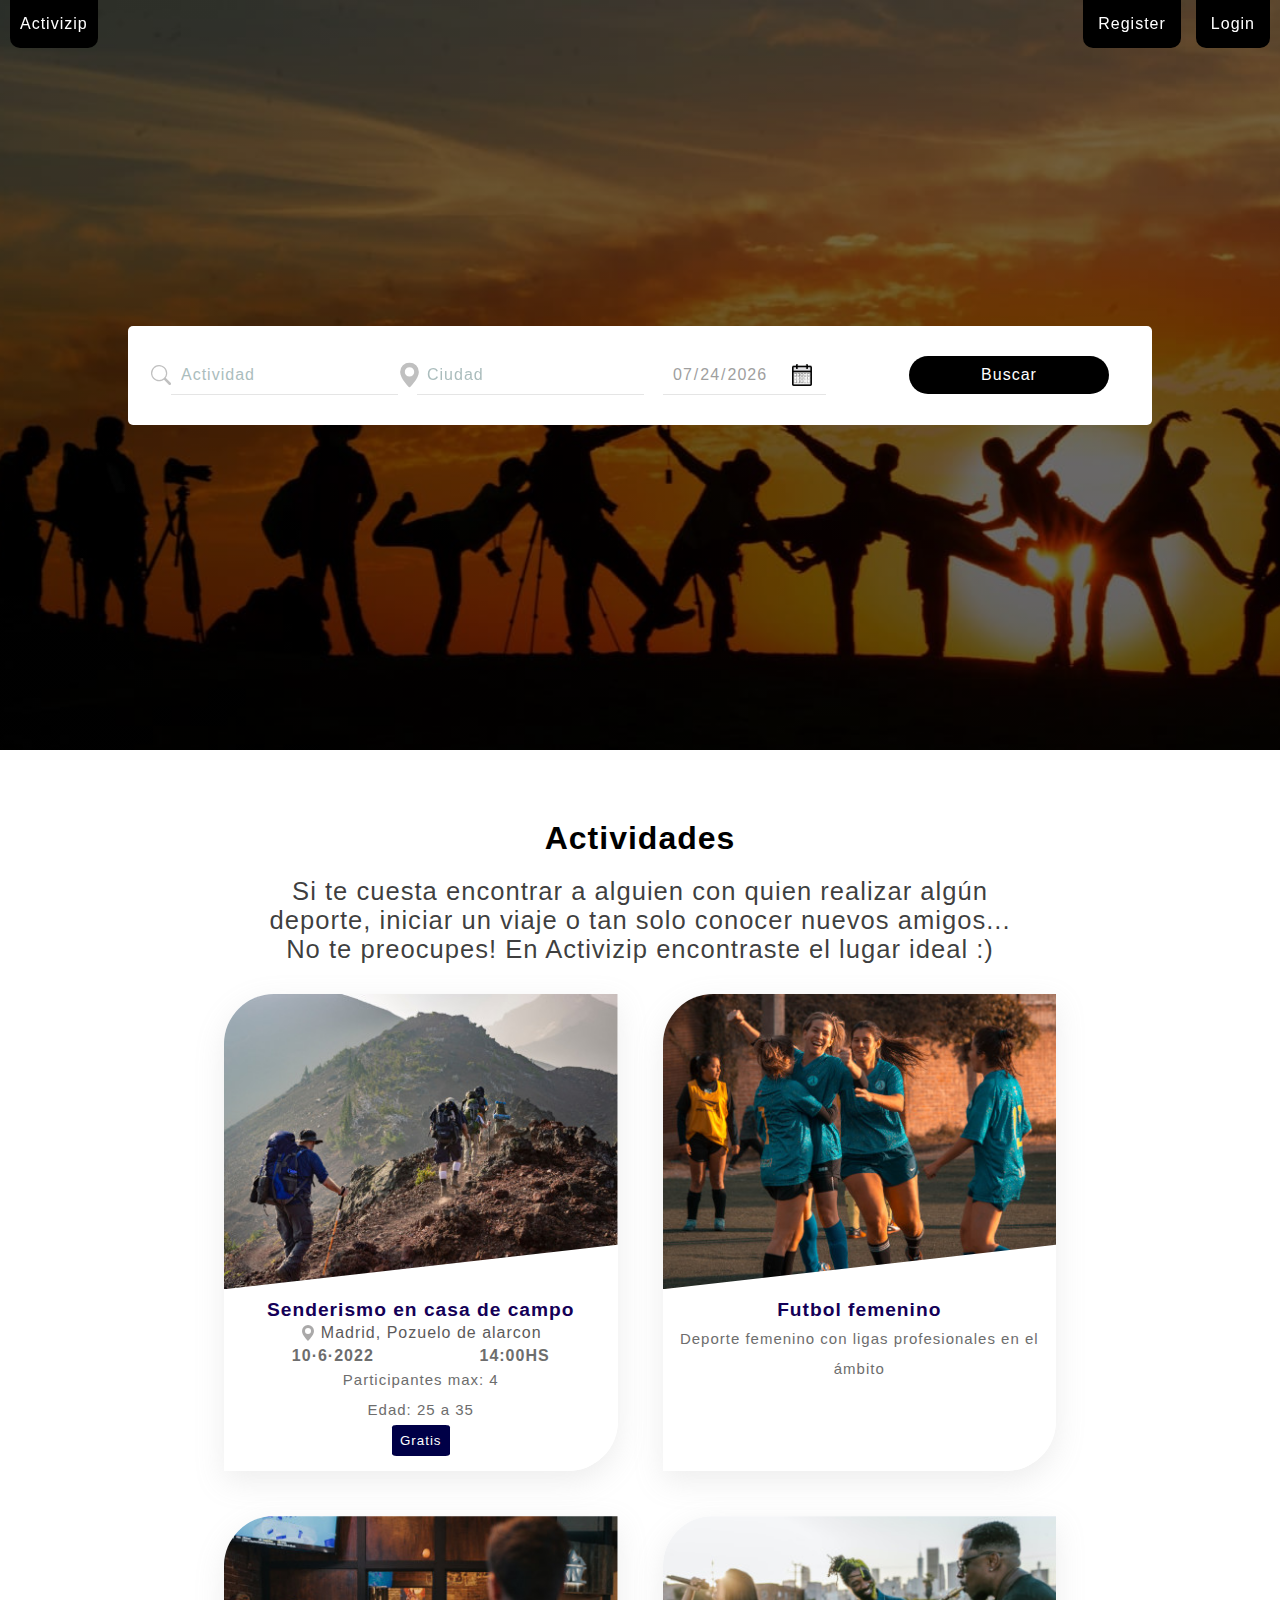
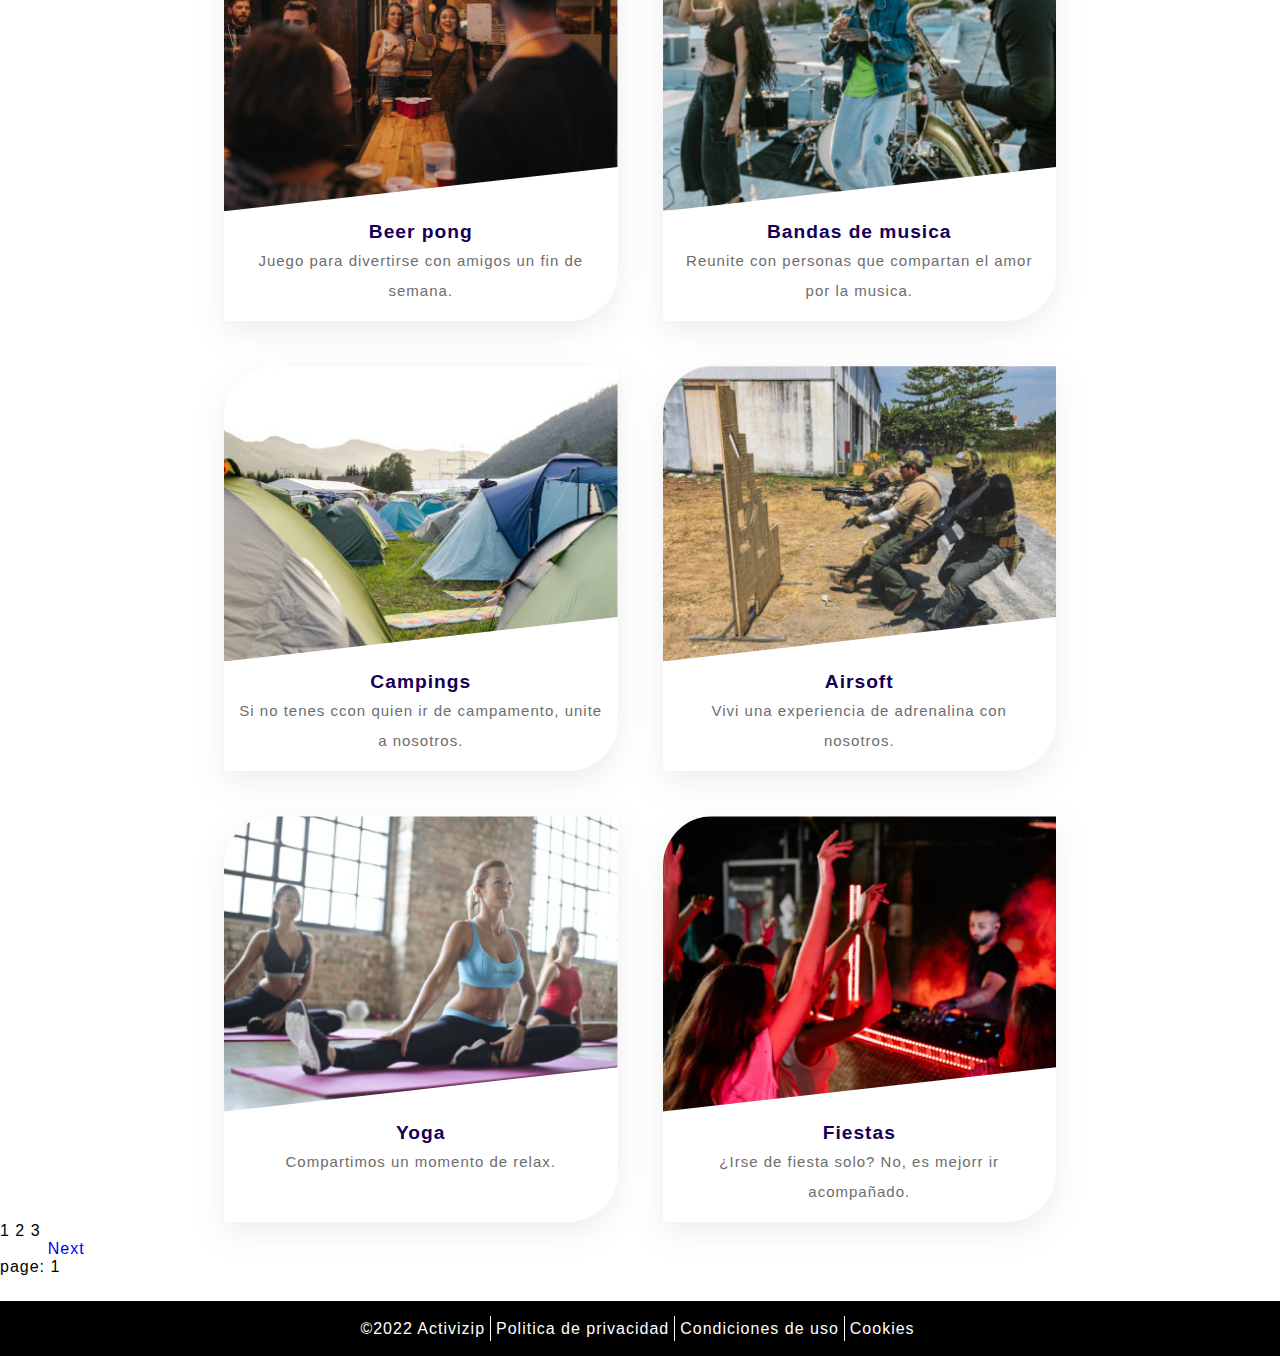
<file: index.html>
<!DOCTYPE html>
<html lang="en">

<head>
    <meta charset="UTF-8">
    <meta http-equiv="X-UA-Compatible" content="IE=edge">
    <meta name="viewport" content="width=device-width, initial-scale=1.0">
    <title>Activizip</title>

    <!-- styles -->
    <link rel="stylesheet" href="css/index.css">
</head>

<body>
    <header class="header-nav">
        <div class="cont-nav">
            <nav>
                <div class="logo">
                    <!-- logo -->
                    <a href="index.html">Activizip</a>
                </div>
                <div>
                    <!-- botones -->
                    <ul>
                        <li><a href="register.html">Register</a></li>
                        <li><a href="login.html">Login</a></li>
                    </ul>
                </div>
            </nav>
        </div>
        <div>
            <form action="" method="" class="form-search-header">
                <div class="cont-input cont-input-search">
                    <svg xmlns="http://www.w3.org/2000/svg" width="20" height="20" fill="currentColor"
                        class="bi bi-search" viewBox="0 0 16 16">
                        <path
                            d="M11.742 10.344a6.5 6.5 0 1 0-1.397 1.398h-.001c.03.04.062.078.098.115l3.85 3.85a1 1 0 0 0 1.415-1.414l-3.85-3.85a1.007 1.007 0 0 0-.115-.1zM12 6.5a5.5 5.5 0 1 1-11 0 5.5 5.5 0 0 1 11 0z" />
                    </svg>
                    <input type="search" name="busqueda" placeholder="Actividad" class="input-search">
                </div>
                <div class="cont-input cont-input-search">
                    <svg xmlns="http://www.w3.org/2000/svg" width="25" height="25" fill="currentColor"
                        class="bi bi-geo-alt-fill locationIcon1" viewBox="0 0 16 16">
                        <path
                            d="M8 16s6-5.686 6-10A6 6 0 0 0 2 6c0 4.314 6 10 6 10zm0-7a3 3 0 1 1 0-6 3 3 0 0 1 0 6z" />
                    </svg>
                    <input type="search" name="busqueda" placeholder="Ciudad" class="input-search">
                </div>
                <div class="cont-input">
                    <input id="datePickerId" type="date" name="date">
                    <span class="validity"></span>
                </div>
                <div class="cont-input">
                    <input type="submit" value="Buscar" class="btn-search">
                </div>
            </form>
        </div>
    </header>
    <main>
        <header>
            <div class="cont-text-header">
                <h1>Actividades</h1>
                <p>
                    Si te cuesta encontrar a alguien con quien realizar algún deporte, iniciar un viaje o tan solo
                    conocer nuevos amigos...
                </p>
                <p>
                    No te preocupes! En Activizip encontraste el lugar ideal :)
                </p>
            </div>
        </header>

        <section class="section-cards">
            <div class="cont-cards">
                <div class="card">
                    <a href="activity.html">
                        <div class="cont-img">
                            <img src="img/img-1.jpg" alt="imagen actividad" title="imagen realizando una actividad"
                                class="img-prom">
                        </div>
                        <div class="cont-info">
                            <h3 id="activityName"></h3>
                            <div class="cont-location">
                                <svg xmlns="http://www.w3.org/2000/svg" width="16" height="16" fill="currentColor"
                                    class="bi bi-geo-alt-fill locationIcon2" viewBox="0 0 16 16">
                                    <path
                                        d="M8 16s6-5.686 6-10A6 6 0 0 0 2 6c0 4.314 6 10 6 10zm0-7a3 3 0 1 1 0-6 3 3 0 0 1 0 6z" />
                                </svg>
                                <p id="activityLocation"></p>
                            </div>
                            <div id="date">
                                <div>
                                    <p id="activityDay"></p>
                                    <p id="activityMonth"></p>
                                    <p id="activityYear"></p>
                                </div>
                                <div>
                                    <p id="activityHour"></p>
                                </div>
                            </div>
                            <p id="activityPeople"></p>
                            <p id="activityAge"></p>
                            <button class="btn-price">
                                <p id="activityPrice"></p>
                            </button>
                        </div>
                    </a>
                </div>
                <div class="card">
                    <a href="">
                        <div class="cont-img">
                            <img src="img/img-2.jpg" alt="imagen actividad" title="imagen realizando una actividad"
                                class="img-prom">
                        </div>
                        <div class="cont-info">
                            <h3>Futbol femenino</h3>
                            <p>
                                Deporte femenino con ligas profesionales en el ámbito
                            </p>
                        </div>
                    </a>
                </div>
                <div class="card">
                    <a href="">
                        <div class="cont-img">
                            <img src="img/img-3.jpg" alt="imagen actividad" title="imagen realizando una actividad"
                                class="img-prom">
                        </div>
                        <div class="cont-info">
                            <h3>Beer pong</h3>
                            <p>
                                Juego para divertirse con amigos un fin de semana.
                            </p>
                        </div>
                    </a>
                </div>
                <div class="card">
                    <a href="">
                        <div class="cont-img">
                            <img src="img/img-4.jpg" alt="imagen actividad" title="imagen realizando una actividad"
                                class="img-prom">
                        </div>
                        <div class="cont-info">
                            <h3>Bandas de musica</h3>
                            <p>
                                Reunite con personas que compartan el amor por la musica.
                            </p>
                        </div>
                    </a>
                </div>
                <div class="card">
                    <a href="">
                        <div class="cont-img">
                            <img src="img/img-5.jpg" alt="imagen actividad" title="imagen realizando una actividad"
                                class="img-prom">
                        </div>
                        <div class="cont-info">
                            <h3>Campings</h3>
                            <p>
                                Si no tenes ccon quien ir de campamento, unite a nosotros.
                            </p>
                        </div>
                    </a>
                </div>
                <div class="card">
                    <a href="">
                        <div class="cont-img">
                            <img src="img/img-6.jpg" alt="imagen actividad" title="imagen realizando una actividad"
                                class="img-prom">
                        </div>
                        <div class="cont-info">
                            <h3>Airsoft</h3>
                            <p>
                                Vivi una experiencia de adrenalina con nosotros.
                            </p>
                        </div>
                    </a>
                </div>
                <div class="card">
                    <a href="">
                        <div class="cont-img">
                            <img src="img/img-7.jpg" alt="imagen actividad" title="imagen realizando una actividad"
                                class="img-prom">
                        </div>
                        <div class="cont-info">
                            <h3>Yoga</h3>
                            <p>
                                Compartimos un momento de relax.
                            </p>
                        </div>
                    </a>
                </div>
                <div class="card">
                    <a href="">
                        <div class="cont-img">
                            <img src="img/img-8.jpg" alt="imagen actividad" title="imagen realizando una actividad"
                                class="img-prom">
                        </div>
                        <div class="cont-info">
                            <h3>Fiestas</h3>
                            <p>
                                ¿Irse de fiesta solo? No, es mejorr ir acompañado.
                            </p>
                        </div>
                    </a>
                </div>
            </div>
        </section>
        <div id="TableList"></div>
        <a href="javascript:prevPage()" id="btn_prev">Prev</a>&nbsp;
        <a href="javascript:nextPage()" id="btn_next">Next</a><br>
        page: <span id="page"></span>
    </main>
    <footer>
        <div>
            <ul>
                <li><a href="#">©2022 Activizip </a></li>
                <li class="border-text"><a href="#">Politica de privacidad </a></li>
                <li class="border-text"><a href="#">Condiciones de uso </a></li>
                <li class="border-text"><a href="#">Cookies</a></li>
            </ul>
        </div>
    </footer>
    <script src="js/jquery-3.4.1.min.js"></script>
    <script src="js/scrollNav.js"></script>
    <script src="js/date.js"></script>
    <script src="js/indexActivities.js"></script>
    <script src="js/pages.js"></script>
</body>

</html>
</file>
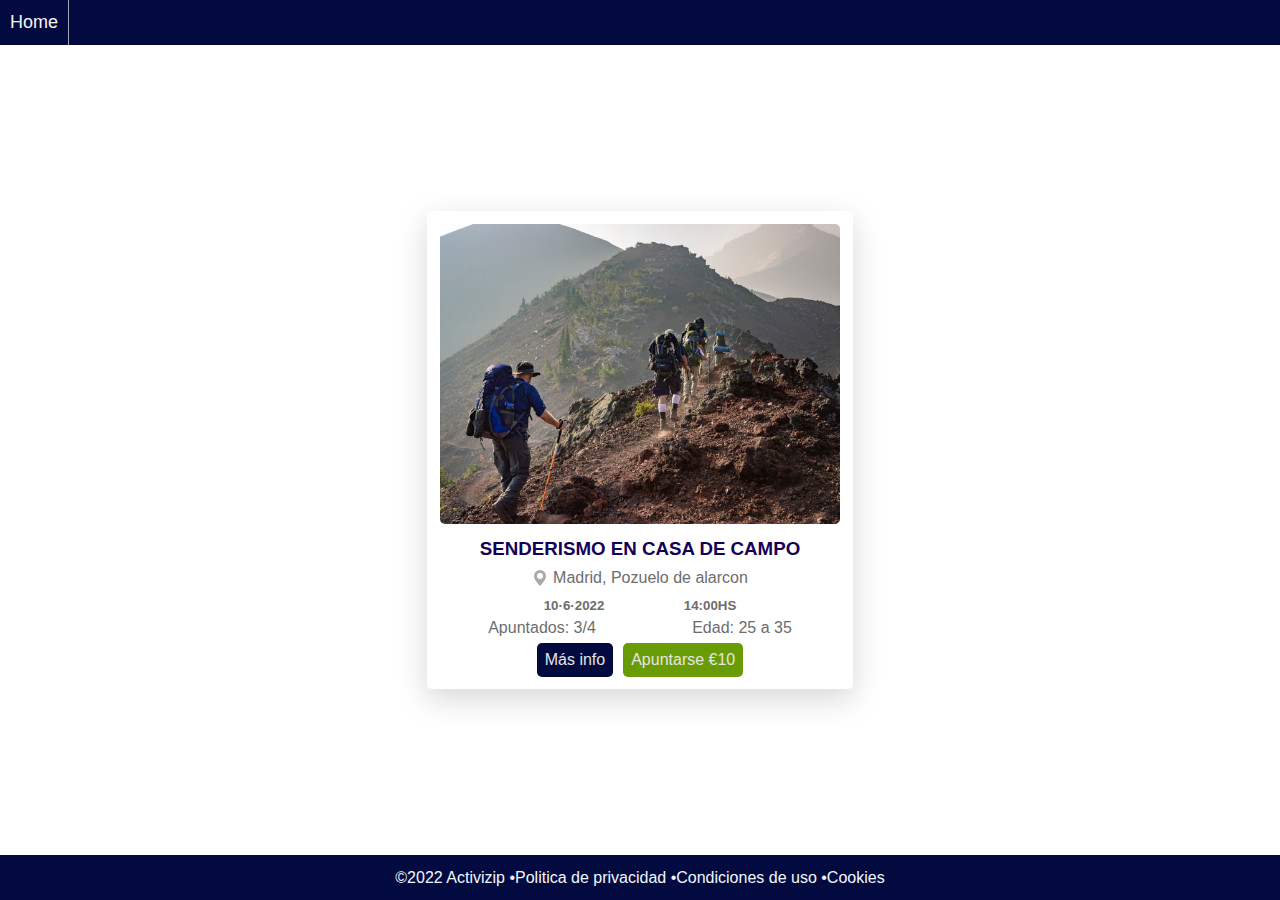
<file: activity.html>
<!DOCTYPE html>
<html lang="en">

<head>
    <meta charset="UTF-8">
    <meta http-equiv="X-UA-Compatible" content="IE=edge">
    <meta name="viewport" content="width=device-width, initial-scale=1.0">

    <!-- css -->
    <link rel="stylesheet" href="css/activity.css">

    <title>Activizip</title>
</head>

<body class="body-main">
    <header>
        <div class="cont-btn-header">
            <button class="btn-header">
                <a href="index.html">Home</a>
            </button>
        </div>
    </header>
    <main class="main">
        <!-- CARD ACTIVITY -->
        <div class="cont-activity">
            <!-- img -->
            <div class="cont-img">
                <img src="img/img-1.jpg" width="960" height="640" />
            </div>
            <!-- text -->
            <div class="cont-info">
                <h3 id="activityName"></h3>
                <!-- <h5 id="activityDescription"></h5> -->
                <div class="cont-location">
                    <svg xmlns="http://www.w3.org/2000/svg" width="16" height="16" fill="currentColor"
                        class="bi bi-geo-alt-fill locationIcon2" viewBox="0 0 16 16">
                        <path
                            d="M8 16s6-5.686 6-10A6 6 0 0 0 2 6c0 4.314 6 10 6 10zm0-7a3 3 0 1 1 0-6 3 3 0 0 1 0 6z" />
                    </svg>
                    <p id="activityLocation"></p>
                </div>
                <div id="date">
                    <div>
                        <small id="activityDay"></small>
                        <small id="activityMonth"></small>
                        <small id="activityYear"></small>
                    </div>
                    <div>
                        <small id="activityHour"></small>
                    </div>
                </div>
                <div class="cont-people-age">
                    <p id="activityPeople"></p>
                    <p id="activityAge"></p>
                </div>
                <div class="cont-btn">
                    <button class="btn-description">
                        Más info
                    </button>
                    <button class="btn-price">
                        <p id="activityPrice"></p>
                    </button>
                </div>
            </div>
        </div>
    </main>

    <footer>
        <div>
            <ul>
                <li><a href="#">©2022 Activizip •</a></li>
                <li><a href="#">Politica de privacidad •</a></li>
                <li><a href="#">Condiciones de uso •</a></li>
                <li><a href="#">Cookies</a></li>
            </ul>
        </div>
    </footer>
    <script src="js/activityIndividual.js"></script>
</body>

</html>
</file>
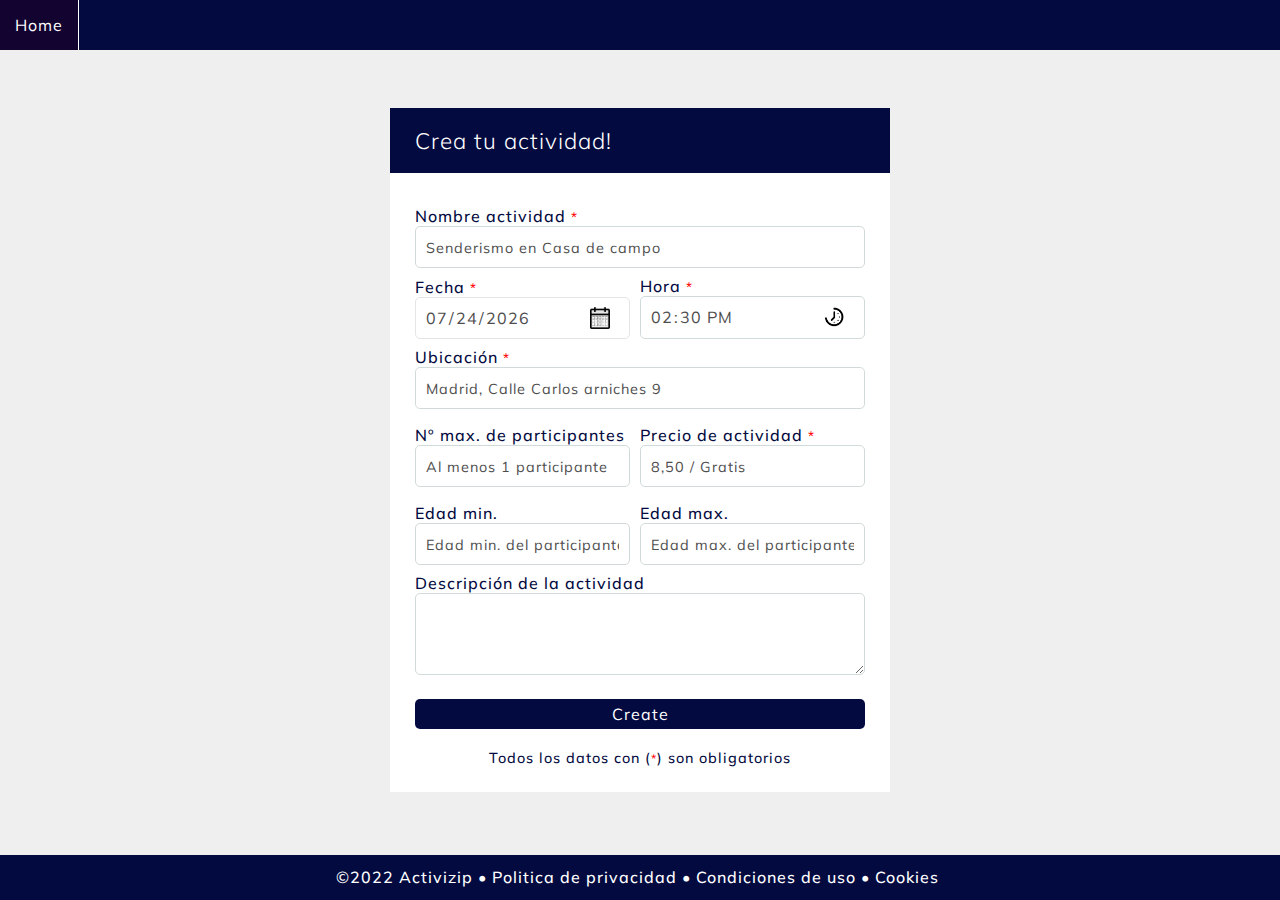
<file: create.html>
<!DOCTYPE html>
<html lang="en">

<head>
    <meta charset="UTF-8">
    <meta http-equiv="X-UA-Compatible" content="IE=edge">
    <meta name="viewport" content="width=device-width, initial-scale=1.0">

    <!-- css -->
    <link rel="stylesheet" href="css/headerFooter.css">
    <link rel="stylesheet" href="css/createActivity.css">

    <!-- google font -->
    <link rel="preconnect" href="https://fonts.googleapis.com">
    <link rel="preconnect" href="https://fonts.gstatic.com" crossorigin>
    <link href="https://fonts.googleapis.com/css2?family=Quicksand:wght@300&family=Roboto&display=swap"
        rel="stylesheet">

    <title>Activizip</title>
</head>

<body class="body-main">
    <header>
        <div class="cont-btn-header">
            <button class="btn-header">
                <a href="index.html">Home</a>
            </button>
        </div>
    </header>
    <main class="main-create-activity">
        <!-- FORM NEW ACTIVITY -->
        <form onsubmit="return false" method="GET">
            <div class="cont-gral">
                <div class="cont-header-form">
                    <div>
                        <h1>
                            Crea tu actividad!
                        </h1>
                    </div>
                </div>
                <div class="cont-main-form">
                    <div class="cont-name">
                        <!-- input name activity -->
                        <div class="cont-activity">
                            <label for="GET-name">Nombre actividad <small class="obligatory">*</small></label>
                            <input type="text" name="name" size="60" id="GET-name" class="input-login"
                                placeholder="Senderismo en Casa de campo" required>
                        </div>
                        <!-- input date activity -->
                        <div class="cont-date">
                            <!-- day and month -->
                            <div class="cont-input-date">
                                <label for="GET-date">Fecha <small class="obligatory">*</small></label>
                                <input id="datePickerId" type="date" name="date">
                            </div>
                            <!-- hour -->
                            <div class="cont-input-date">
                                <label for="GET-hour">Hora <small class="obligatory">*</small></label>
                                <input id="hourPickerId" type="time" value="14:30" name="appt" required>
                            </div>
                        </div>
                        <!-- place -->
                        <div class="cont-activity">
                            <label for="GET-addres">Ubicación <small class="obligatory">*</small></label>
                            <input type="text" name="addres" id="GET-addres" class="input-login"
                                placeholder="Madrid, Calle Carlos arniches 9" required>
                        </div>
                        <div class="cont-price-age">
                            <!-- cant people  -->
                            <div class="cont-activity">
                                <label for="GET-cant-people">Nº max. de participantes </label>
                                <input type="text" name="cant-people" id="GET-cant-people" class="input-login"
                                    placeholder="Al menos 1 participante">
                            </div>
                            <!-- price -->
                            <div class="cont-activity">
                                <label for="GET-price">Precio de actividad <small class="obligatory">*</small></label>
                                <input type="text" name="price" id="GET-price" class="input-login"
                                    placeholder="8,50 / Gratis" required>
                            </div>
                        </div>

                        <div class="cont-price-age">
                            <!-- age  -->
                            <div class="cont-activity">
                                <label for="GET-age">Edad min.</label>
                                <input type="text" name="age" id="GET-age" class="input-login"
                                    placeholder="Edad min. del participante">
                            </div>
                            <div class="cont-activity">
                                <label for="GET-age">Edad max.</label>
                                <input type="text" name="ageMax" id="GET-ageMax" class="input-login"
                                    placeholder="Edad max. del participante">
                            </div>
                        </div>

                        <!-- Descripcion -->
                        <div>
                            <label for="GET-description">Descripción de la actividad</label>
                            <textarea name="" id="GET-description" class="input-login" cols="30" rows="3"></textarea>
                        </div>
                    </div>

                    <!-- button CREAR -->
                    <div class="cont-button-send">
                        <input type="submit" value="Create" id="input-create-button">
                    </div>
                    <div>
                        <p class="msj-obligatory">
                            Todos los datos con (<small class="obligatory">*</small>) son obligatorios
                        </p>
                    </div>
                </div>
            </div>
        </form>
    </main>

    <footer>
        <div>
            <ul>
                <li><a href="#">©2022 Activizip •</a></li>
                <li><a href="#">Politica de privacidad •</a></li>
                <li><a href="#">Condiciones de uso •</a></li>
                <li><a href="#">Cookies</a></li>
            </ul>
        </div>
    </footer>
    <script src="js/create.js"></script>
    <script src="js/date.js"></script>
</body>

</html>
</file>
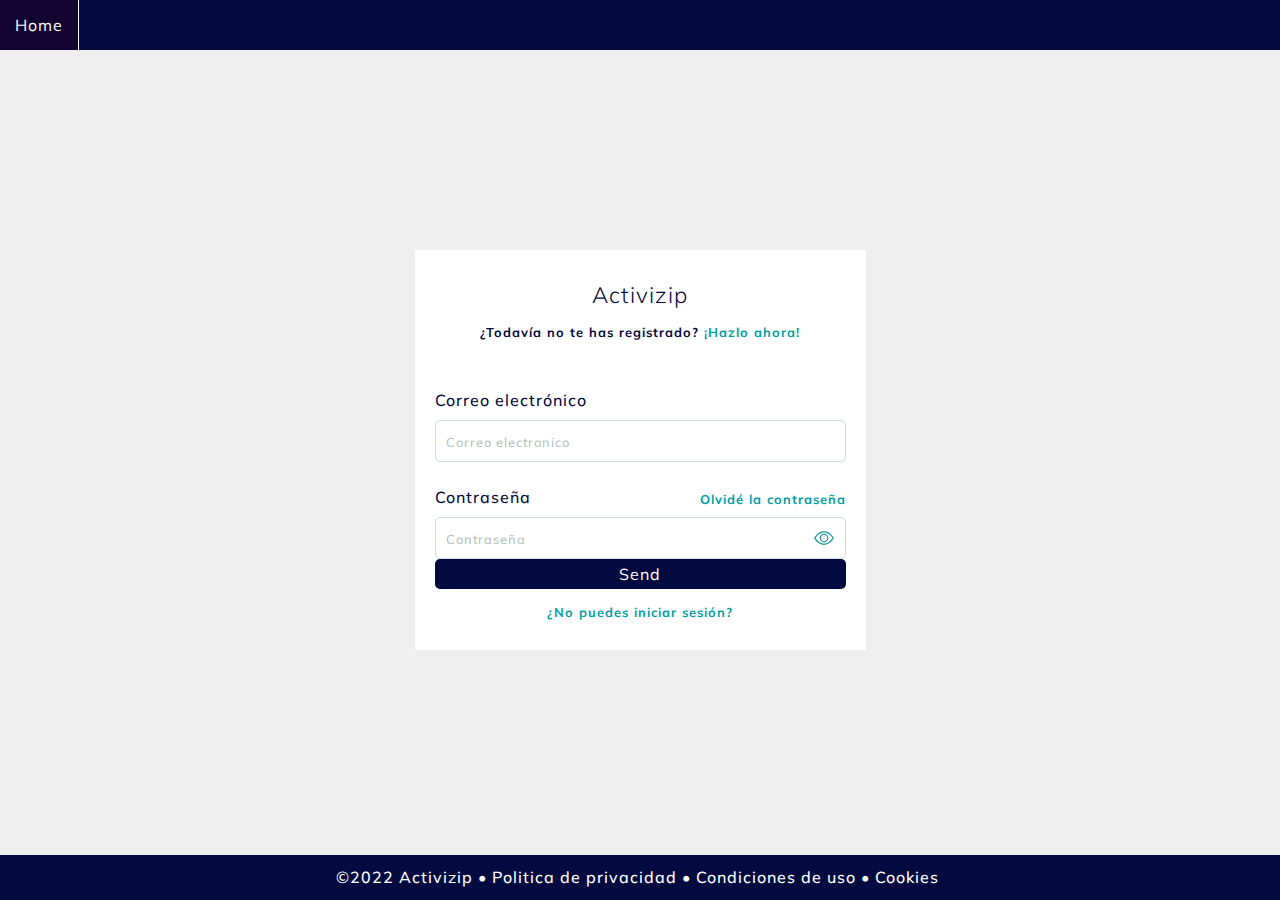
<file: login.html>
<!DOCTYPE html>
<html lang="en">

<head>
    <meta charset="UTF-8">
    <meta http-equiv="X-UA-Compatible" content="IE=edge">
    <meta name="viewport" content="width=device-width, initial-scale=1.0">

    <!-- css -->
    <link rel="stylesheet" href="css/headerFooter.css">
    <link rel="stylesheet" href="css/login.css">

    <!-- google font -->
    <link rel="preconnect" href="https://fonts.googleapis.com">
    <link rel="preconnect" href="https://fonts.gstatic.com" crossorigin>
    <link href="https://fonts.googleapis.com/css2?family=Quicksand:wght@300&family=Roboto&display=swap"
        rel="stylesheet">

    <title>Activizip</title>
</head>

<body class="body-main">
    <header>
        <div class="cont-btn-header">
            <button class="btn-header">
                <a href="index.html">Home</a>
            </button>
        </div>
    </header>
    <main class="main-create-activity">
        <!-- FORM LOGIN -->
        <form action="#" method="get" class="formLogin">
            <!-- title -->
            <h1 class="h1-login">Activizip</h1>
            <div class="message-register">
                <p class="p-login">¿Todavía no te has registrado? <a href="register.html" class="tag-a-login">¡Hazlo ahora!</a>
                </p>
            </div>

            <!-- input email -->
            <div class="cont-title-input">
                <p>Correo electrónico</p>
            </div>
            <label for="GET-email"></label>
            <input type="email" id="GET-email" class="input-login" size="40" placeholder="Correo electronico">

            <!-- input password -->
            <div class="cont-title-input cont-password">
                <p>Contraseña</p>
                <a href="forgotPassword.html" class="recoverpassword tag-a-login">Olvidé la contraseña</a>
            </div>
            <label form="GET-password"></label>
            <!-- icon to see password -->
            <div class="cont-input-password">
                <input type="password" id="GET-password" class="input-login" name="password" placeholder="Contraseña">

                <!-- icons bootstrap -->
                <svg xmlns="http://www.w3.org/2000/svg" width="20" height="20" fill="currentColor"
                    id="btn-show-pass" class="show-hide-pass bi bi-eye" viewBox="0 0 16 16">
                    <path d="M16 8s-3-5.5-8-5.5S0 8 0 8s3 5.5 8 5.5S16 8 16 8zM1.173 8a13.133 13.133 0 0 1 1.66-2.043C4.12 4.668 5.88 3.5 8 3.5c2.12 0 3.879 1.168 5.168 2.457A13.133 13.133 0 0 1 14.828 8c-.058.087-.122.183-.195.288-.335.48-.83 1.12-1.465 1.755C11.879 11.332 10.119 12.5 8 12.5c-2.12 0-3.879-1.168-5.168-2.457A13.134 13.134 0 0 1 1.172 8z" />
                    <path d="M8 5.5a2.5 2.5 0 1 0 0 5 2.5 2.5 0 0 0 0-5zM4.5 8a3.5 3.5 0 1 1 7 0 3.5 3.5 0 0 1-7 0z" />
                </svg>
                <svg xmlns="http://www.w3.org/2000/svg" width="20" height="20" fill="currentColor"
                    id="btn-hide-pass" class="show-hide-pass bi bi-eye-slash" viewBox="0 0 16 16">
                    <path d="M13.359 11.238C15.06 9.72 16 8 16 8s-3-5.5-8-5.5a7.028 7.028 0 0 0-2.79.588l.77.771A5.944 5.944 0 0 1 8 3.5c2.12 0 3.879 1.168 5.168 2.457A13.134 13.134 0 0 1 14.828 8c-.058.087-.122.183-.195.288-.335.48-.83 1.12-1.465 1.755-.165.165-.337.328-.517.486l.708.709z" />
                    <path d="M11.297 9.176a3.5 3.5 0 0 0-4.474-4.474l.823.823a2.5 2.5 0 0 1 2.829 2.829l.822.822zm-2.943 1.299.822.822a3.5 3.5 0 0 1-4.474-4.474l.823.823a2.5 2.5 0 0 0 2.829 2.829z" />
                    <path d="M3.35 5.47c-.18.16-.353.322-.518.487A13.134 13.134 0 0 0 1.172 8l.195.288c.335.48.83 1.12 1.465 1.755C4.121 11.332 5.881 12.5 8 12.5c.716 0 1.39-.133 2.02-.36l.77.772A7.029 7.029 0 0 1 8 13.5C3 13.5 0 8 0 8s.939-1.721 2.641-3.238l.708.709zm10.296 8.884-12-12 .708-.708 12 12-.708.708z" />
                </svg>
            </div>

            <!-- button send -->
            <input type="button" value="Send" class="input-login-button" id="btnSend">

            <!-- error login -->
            <div class="message-error-session">
                <a href="error-sesion.html" class="tag-a-login">¿No puedes iniciar sesión?</a>
            </div>
        </form>
    </main>

    <footer>
        <div>
            <ul>
                <li><a href="#">©2022 Activizip •</a></li>
                <li><a href="#">Politica de privacidad •</a></li>
                <li><a href="#">Condiciones de uso •</a></li>
                <li><a href="#">Cookies</a></li>
            </ul>
        </div>
    </footer>
    <script src="js/showHiddenPass.js"></script>
    <script src="js/jquery-3.4.1.min.js"></script>
    <script src="js/login.js"></script>
</body>

</html>
</file>
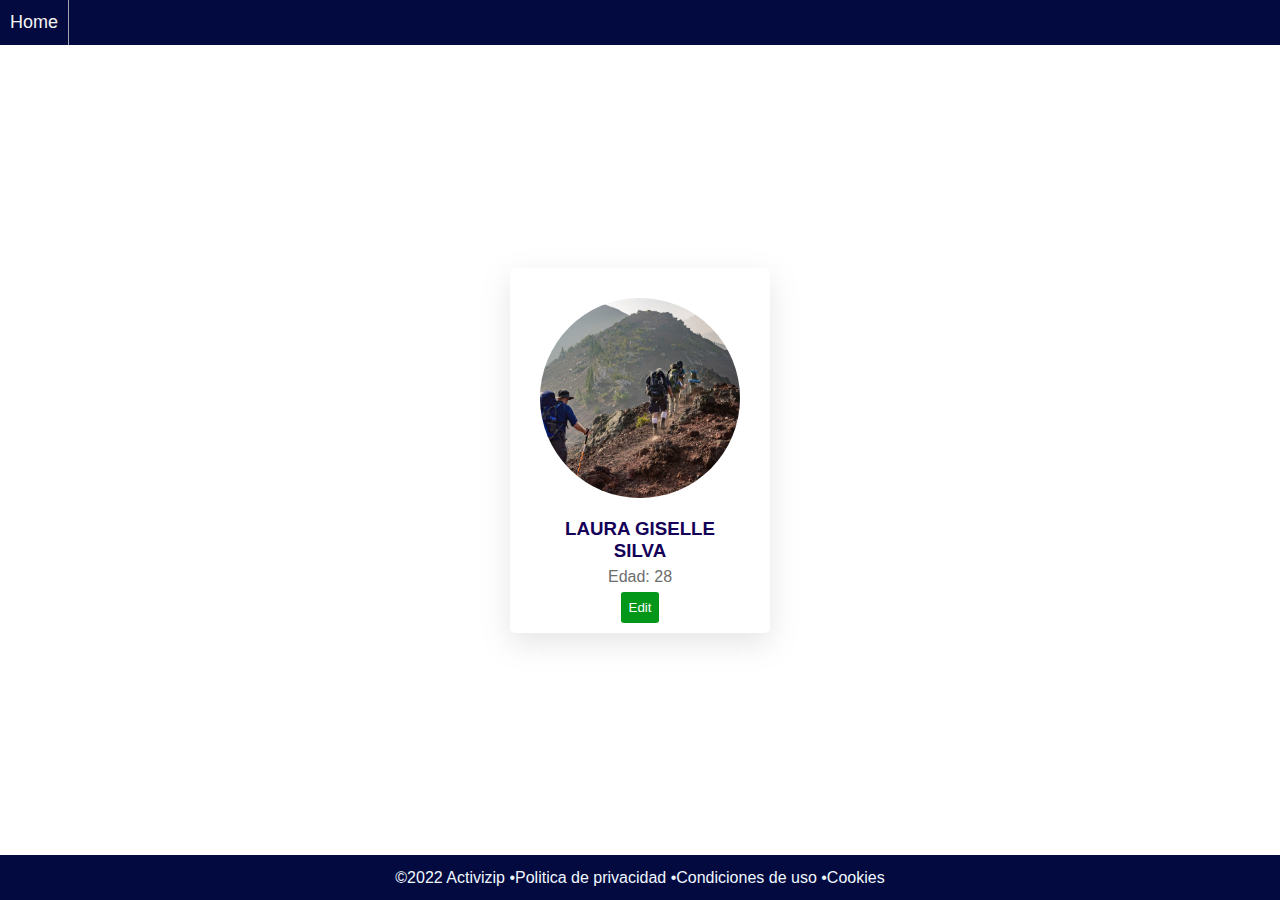
<file: profile.html>
<!DOCTYPE html>
<html lang="en">

<head>
    <meta charset="UTF-8">
    <meta http-equiv="X-UA-Compatible" content="IE=edge">
    <meta name="viewport" content="width=device-width, initial-scale=1.0">

    <!-- css -->
    <link rel="stylesheet" href="css/profile.css">

    <title>Activizip</title>
</head>

<body class="body-main">
    <header>
        <div class="cont-btn-header">
            <button class="btn-header">
                <a href="index.html">Home</a>
            </button>
        </div>
    </header>
    <main class="main">
        <!-- CARD ACTIVITY -->
        <div class="cont-activity">
            <!-- img -->
            <div class="cont-img">
                <img src="img/img-1.jpg" width="960" height="640" />
            </div>
            <!-- text -->
            <div class="cont-info">
                <h3 id="name"></h3>
                <h3 id="lastname"></h3>
                <p id="age"></p>
                <div class="cont-btn">
                    <button class="btn-price">
                        Edit
                    </button>
                </div>
            </div>
        </div>
    </main>

    <footer>
        <div>
            <ul>
                <li><a href="#">©2022 Activizip •</a></li>
                <li><a href="#">Politica de privacidad •</a></li>
                <li><a href="#">Condiciones de uso •</a></li>
                <li><a href="#">Cookies</a></li>
            </ul>
        </div>
    </footer>
    <script src="js/profile.js"></script>
</body>

</html>
</file>
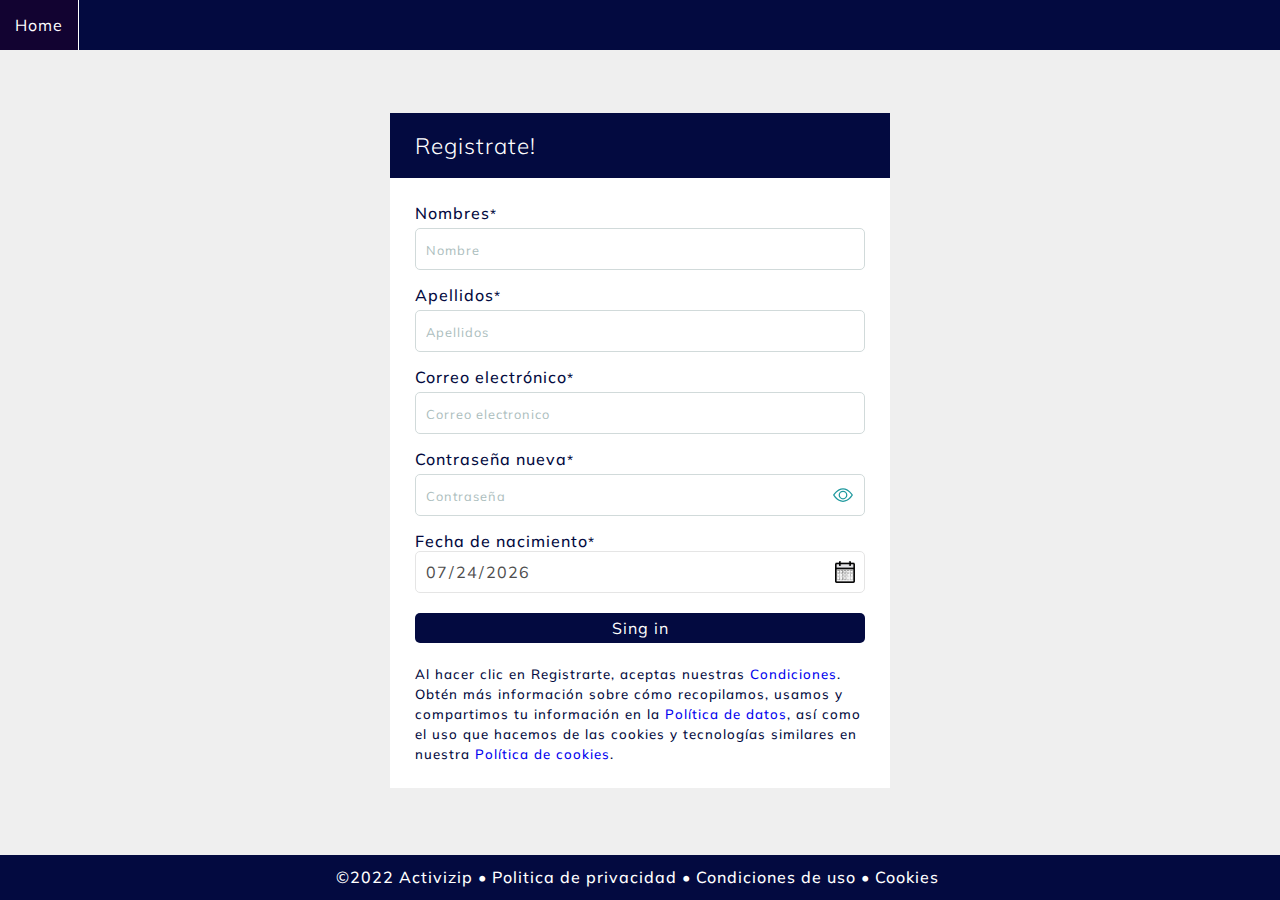
<file: register.html>
<!DOCTYPE html>
<html lang="en">

<head>
    <meta charset="UTF-8">
    <meta http-equiv="X-UA-Compatible" content="IE=edge">
    <meta name="viewport" content="width=device-width, initial-scale=1.0">

    <!-- css -->
    <link rel="stylesheet" href="css/headerFooter.css">
    <link rel="stylesheet" href="css/register.css">

    <!-- google font -->
    <link rel="preconnect" href="https://fonts.googleapis.com">
    <link rel="preconnect" href="https://fonts.gstatic.com" crossorigin>
    <link href="https://fonts.googleapis.com/css2?family=Quicksand:wght@300&family=Roboto&display=swap"
        rel="stylesheet">

    <title>Activizip</title>
</head>

<body class="body-main">
    <header>
        <div class="cont-btn-header">
            <button class="btn-header">
                <a href="index.html">Home</a>
            </button>
        </div>
    </header>
    <main class="main-register">
        <!-- FORM LOGIN -->
        <form action="#" method="get">
            <div class="cont-gral">

                <div class="cont-header-form">
                    <div>
                        <h1>
                            Registrate!
                        </h1>
                    </div>
                </div>
                <div class="cont-main-form">
                    <div class="cont-name">
                        <!-- input name -->
                        <div>
                            <label for="GET-name">Nombres<small class="obligatory">*</small></label>
                            <input type="text" id="GET-name" class="input-login" user="name" size="40" placeholder="Nombre">
                        </div>
                        <!-- input lastname -->
                        <div>
                            <label for="GET-lastname">Apellidos<small class="obligatory">*</small></label>
                            <input type="text" id="GET-lastname" class="input-login" user="lastname" size="40"
                                placeholder="Apellidos">
                        </div>
                    </div>
                    <!-- input email -->
                    <label for="GET-email">Correo electrónico<small class="obligatory">*</small></label>
                    <input type="email" class="GET-email input-login" size="40" id="GET-email"
                        placeholder="Correo electronico">

                    <!-- input password -->
                    <label form="GET-password">Contraseña nueva<small class="obligatory">*</small></label>
                    <!-- icon to see password -->
                    <div class="cont-input-password">
                        <input type="password" id="GET-password" class="input-login" name="password"
                            placeholder="Contraseña">
                        <!-- icons bootstrap -->
                        <svg xmlns="http://www.w3.org/2000/svg" width="20" height="20" fill="currentColor"
                            id="btn-show-pass" class="show-hide-pass bi bi-eye" viewBox="0 0 16 16">
                            <path
                                d="M16 8s-3-5.5-8-5.5S0 8 0 8s3 5.5 8 5.5S16 8 16 8zM1.173 8a13.133 13.133 0 0 1 1.66-2.043C4.12 4.668 5.88 3.5 8 3.5c2.12 0 3.879 1.168 5.168 2.457A13.133 13.133 0 0 1 14.828 8c-.058.087-.122.183-.195.288-.335.48-.83 1.12-1.465 1.755C11.879 11.332 10.119 12.5 8 12.5c-2.12 0-3.879-1.168-5.168-2.457A13.134 13.134 0 0 1 1.172 8z" />
                            <path
                                d="M8 5.5a2.5 2.5 0 1 0 0 5 2.5 2.5 0 0 0 0-5zM4.5 8a3.5 3.5 0 1 1 7 0 3.5 3.5 0 0 1-7 0z" />
                        </svg>
                        <svg xmlns="http://www.w3.org/2000/svg" width="20" height="20" fill="currentColor"
                            id="btn-hide-pass" class="show-hide-pass bi bi-eye-slash" viewBox="0 0 16 16">
                            <path
                                d="M13.359 11.238C15.06 9.72 16 8 16 8s-3-5.5-8-5.5a7.028 7.028 0 0 0-2.79.588l.77.771A5.944 5.944 0 0 1 8 3.5c2.12 0 3.879 1.168 5.168 2.457A13.134 13.134 0 0 1 14.828 8c-.058.087-.122.183-.195.288-.335.48-.83 1.12-1.465 1.755-.165.165-.337.328-.517.486l.708.709z" />
                            <path
                                d="M11.297 9.176a3.5 3.5 0 0 0-4.474-4.474l.823.823a2.5 2.5 0 0 1 2.829 2.829l.822.822zm-2.943 1.299.822.822a3.5 3.5 0 0 1-4.474-4.474l.823.823a2.5 2.5 0 0 0 2.829 2.829z" />
                            <path
                                d="M3.35 5.47c-.18.16-.353.322-.518.487A13.134 13.134 0 0 0 1.172 8l.195.288c.335.48.83 1.12 1.465 1.755C4.121 11.332 5.881 12.5 8 12.5c.716 0 1.39-.133 2.02-.36l.77.772A7.029 7.029 0 0 1 8 13.5C3 13.5 0 8 0 8s.939-1.721 2.641-3.238l.708.709zm10.296 8.884-12-12 .708-.708 12 12-.708.708z" />
                        </svg>
                    </div>

                    <!-- input age -->
                    <div class="cont-input-date">
                        <label for="GET-date">Fecha de nacimiento<small class="obligatory">*</small></label>
                        <input id="datePickerId" type="date" name="date">
                    </div>
                    
                    <!-- button send -->
                    <div class="cont-button-send">
                        <input type="button" value="Sing in" class="input-login-button" id="btnSend">
                    </div>
                    <div>
                        <small>
                            Al hacer clic en Registrarte, aceptas nuestras <a href="conditions.html">Condiciones</a>.
                            Obtén
                            más información sobre cómo recopilamos, usamos y compartimos tu información en la <a
                                href="dataPolitics.html">Política de datos</a>, así como el uso que hacemos de las
                            cookies y
                            tecnologías similares en nuestra <a href="cookies">Política de cookies</a>.
                        </small>
                    </div>
                </div>
            </div>
        </form>
    </main>

    <footer>
        <div>
            <ul>
                <li><a href="#">©2022 Activizip •</a></li>
                <li><a href="#">Politica de privacidad •</a></li>
                <li><a href="#">Condiciones de uso •</a></li>
                <li><a href="#">Cookies</a></li>
            </ul>
        </div>
    </footer>
    <script src="js/jquery-3.4.1.min.js"></script>
    <script src="js/showHiddenPass.js"></script>
    <script src="js/dateMax.js"></script>
    <script src="js/register.js"></script>
</body>

</html>
</file>
<file: css/index.css>
/*-------------------------------------- GENERAL --------------------------------------*/
* {
    margin: 0;
    padding: 0;
    box-sizing: border-box;
    letter-spacing: 1px;
    font-family:'Segoe UI', Tahoma, Geneva, Verdana, sans-serif;
}

li {
    list-style: none;
    cursor: pointer;
}

a {
    text-decoration: none;
}

/*-------------------------------------- HEADER GRAL --------------------------------------*/
.header-nav {
    background: linear-gradient(rgba(0, 0, 0, 0.5), rgba(0, 0, 0, 0.6)), url(../img/img-header.jpg) center/cover fixed, rgba(0, 0, 0, 0.565);
    height: 750px;
    z-index: 1;
}

/*-------------------------------------- NAV --------------------------------------*/
/* container gral nav */
.header-nav>div:first-child {
    display: flex;
    align-items: center;
    position: fixed;
    width: 100%;
    background: transparent;
    color: white;
    transition: all 150ms;
}

/* nav with scroll */
.header-nav>.cont-nav.retractil {
    background: black;
    transition: all 150ms;
    z-index: 1;
}

/* nav */
.header-nav>div>nav {
    display: flex;
    justify-content: space-between;
    width: 100%;
    cursor: pointer;
    z-index: 1;
}

/* container logo */
.header-nav>div>nav>.logo {
    display: flex;
    align-items: center;
    margin-left: 10px;
    padding: 0 10px;
    border-radius: 0 0 10px 10px;
    background: black;
}

.header-nav>div>nav>.logo>a {
    color: white;
}

.header-nav>div>nav>.logo>a:hover {
    color: goldenrod;
}

/* container links register and login */
.header-nav>div>nav>div>ul {
    display: flex;
    justify-content: space-around;
}

/* links register and login */
.header-nav>div>nav>div>ul>li {
    background: black;
    padding: 15px;
    margin-right: 10px;
    border-radius: 0 0 10px 10px;
}

.header-nav>div>nav>div>ul>li:last-child {
    margin-left: 5px;
}

/* links register and login:hover */
.header-nav>div>nav>div>ul>li:hover,
.header-nav>div>nav>div>ul>li>a:hover {
    color: goldenrod;
}

.header-nav>div>nav>div>ul>li>a {
    color: white;
}

/*------------------------------ CONT HEADER SEARCH ACTIVITIE ------------------------------*/
/* container form */
.header-nav>div:last-child {
    display: flex;
    justify-content: center;
    align-items: center;
    height: 100%;
}

.form-search-header {
    display: flex;
    flex-direction: row;
    justify-content: space-around;
    flex-flow: wrap;
    width: 80%;
    height: auto;
    padding: 20px;
    border-radius: 5px;
    background: white;
}

/* container inputs */
.cont-input {
    margin: 10px 5px;
    min-width: 200px;
    max-width: 20%;
    justify-content: center;
}

/* gral inputs padding and border*/
.input-search,
.btn-search {
    padding: 10px;
    border: none;
    cursor: pointer;
}

.input-search {
    border-bottom: 1px solid rgb(229, 229, 229);
}

.input-search:hover,
#cont-activities:hover,
#datePickerId:hover {
    border-bottom: 1px solid rgba(165, 184, 195, 0.986);
}

.input-search:focus,
#cont-activities:focus,
#datePickerId:focus {
    border-bottom: 1px 0px 1px 0px solid rgba(90, 90, 89, 0.617);
    outline: none;
}

/* input search and location */
.input-search {
    width: auto;
    font-size: 1em;
}

.input-search::placeholder {
    font-size: 1em;
    color: rgb(171, 189, 189);
}

/* hago que el logo se posicione encima del input */
.cont-input-search {
    position: relative;
}

.locationIcon1,
.bi-search {
    position: absolute;
    left: -20px;
    top: 50%;
    transform: translateY(-50%);
    color: rgb(192, 192, 192);
}

/* input calendar */
#datePickerId {
    padding: 9px;
    font-size: 1em;
    border: none;
    color: rgb(159, 159, 159);
    background: url(../img/icon-calendary.png) no-repeat;
    /*agrego otro icono*/
    background-size: 20px;
    background-position: 90%;
    border-bottom: 1px solid rgb(229, 229, 229);
}

/* icon calendar */
::-webkit-calendar-picker-indicator {
    cursor: pointer;
    opacity: 0;
    /*oculto el icono por defecto*/
}

/* button search */
.btn-search {
    width: 100%;
    font-size: 1em;
    border-radius: 20px;
    color: white;
    background-color: rgb(0, 0, 0);
}

.btn-search:hover {
    color: rgb(234, 227, 227);
}

/*-------------------------------------- MAIN --------------------------------------*/
/* title main */
main>header {
    display: flex;
    justify-content: center;
    margin-bottom: 30px;
}

.cont-text-header {
    max-width: 60%;
    justify-content: center;
    align-items: center;
}

.cont-text-header>p {
    color: rgba(0, 0, 0, 0.767);
    font-size: 1.6em;
}

.cont-text-header>h1,
h2 {
    margin: 70px 0 20px 0;
    text-align: center;
    font-weight: bold;
}

.cont-text-header>p {
    text-align: center;
}

/*-------------------------------------- GALERY ACTIVITIES --------------------------------------*/
.section-cards {
    display: flex;
    justify-content: center;
}

.cont-cards {
    display: grid;
    grid-template-columns: repeat(auto-fit, minmax(270px, 1fr));
    width: 65%;
    justify-content: center;
    grid-gap: 45px;
}

.card {
    border-radius: 50px 0;
    background-color: rgba(255, 255, 255, 0.912);
    box-shadow: 0 10px 30px rgba(157, 157, 157, 0.18);
}

.cont-img {
    clip-path: polygon(0 0, 100% 0, 100% 85%, 0 100%);
}

.img-prom {
    width: 100%;
    display: block;
    border-radius: 50px 0 0;
}

.cont-info {
    padding: 0px 15px 15px;
}

/* title */
.cont-info>h3 {
    text-align: center;
    font-size: 1.2em;
    font-weight: bolder;
    color: rgb(20, 0, 87);
    margin: 10px 0 3px;
}
.cont-location{
    display: flex;
    align-items: center;
    justify-content: center;
    margin-bottom: 5px;
    color: rgb(92, 90, 90);
}
.locationIcon2 {
    color: rgb(170, 169, 169);
    margin-right: 5px;
    align-content: center;
}

/*----------------------- Date -----------------------*/
.cont-info {
    text-align: -webkit-center;
}
.cont-info > #date {
    display: flex;
    justify-content: space-around;
}
.cont-info > #date > div {
    display: flex;
    text-transform: uppercase;
    font-weight: bolder;
    color: rgb(109, 109, 109);
}

/* text */
.cont-info > p {
    font-size: 15px;
    line-height: 30px;
    font-weight: 400;
    text-align: center;
    color: rgb(109, 109, 109);
}
.cont-info>#date>p:last-child {
    right: 0;
}

/* ---------------------------- btn euro ---------------------------- */
.btn-price {
    display: flex;
    align-items: end;
    padding: 8px;
    border: none;
    border-radius: 8%;
    color: white;
    background: rgb(0, 0, 71);
    cursor: pointer;
}
/*-------------------------------------- FOOTER --------------------------------------*/
footer {
    display: flex;
    justify-content: center;
    position: absolute;
    left: 0;
    right: 0;
    margin-top: 25px;
    padding: 15px;
    background: rgb(0, 0, 0);
    z-index: -1;
}

footer>div>ul {
    display: flex;
}

footer>div>ul>li {
    justify-content: center;
    margin-right: 5px;
    margin-right: 5px;
    line-height: 25px;
    list-style: none;
}

.border-text {
    border-left: 1px solid white;
    padding-left: 5px;
}

footer>div>ul>li>a {
    color: rgb(255, 255, 255);
}

/*-------------------------------------- MEDIA QUERYS --------------------------------------*/
@media (max-width: 650px) {
    footer {
        display: grid;
        justify-content: center;
    }

    footer>div {
        margin: 5px;
    }

    footer>div>ul>li {
        display: flex;
        align-content: center;
    }
}
</file>
<file: css/activity.css>
/* ---------------------------- GRAL ---------------------------- */
* {
    margin: 0;
    padding: 0;
    text-decoration: none;
    box-sizing: border-box;
    list-style: none;
    font-family: 'Segoe UI', Tahoma, Geneva, Verdana, sans-serif;
}

/* ---------------------------- BODY ---------------------------- */
body {
    display: grid;
    grid-template-rows: 5% 90% 5%;
    min-height: 100vh;
}

/* ---------------------------- HEADER ---------------------------- */
header {
    width: 100%;
    background: rgb(3, 10, 64, 1);
}

.cont-btn-header {
    display: contents;
}

.btn-header {
    height: 100%;
    justify-content: center;
    align-items: center;
    border: none;
    background: rgb(3, 10, 64, 1);
    border-right: 1px solid rgba(200, 200, 200, 0.814);
}

.btn-header>a {
    color: whitesmoke;
    font-size: 18px;
    margin: 0 10px;
}

/* ---------------------------- MAIN ---------------------------- */
main {
    display: flex;
    justify-content: center;
    align-items: center;
}

/* ---------------------------- CARD ACTIVITY GRAL ---------------------------- */
.cont-activity {
    border-radius: 5px;
    background-color: rgba(255, 255, 255);
    box-shadow: 0 10px 30px rgba(33, 32, 32, 0.18);
    max-width: 650px;
    padding: 1%;
}

/* ---------------------------- CARD IMG ---------------------------- */
.cont-img {
    width: 100%;
    margin: 0 auto;
    border-radius: 5px;
    background-color: white;
}

img {
    width: 100%;
    height: auto;
    border-radius: 5px;
}

/* ---------------------------- CARD TEXT ---------------------------- */

/* title */
.cont-info>h3 {
    padding: 10px 0 3px;
    text-align: center;
    font-weight: bolder;
    text-transform: uppercase;
    color: rgb(20, 0, 87);
}

.cont-location {
    display: flex;
    align-items: center;
    justify-content: center;
    margin-bottom: 5px;
    color: rgb(92, 90, 90);
}

.locationIcon2 {
    color: rgb(170, 169, 169);
    margin-right: 5px;
    align-content: center;
}

/*----------------------- Date -----------------------*/
.cont-info {
    text-align: -webkit-center;
}

.cont-info>#date {
    display: flex;
    justify-content: space-around;
    width: 68%;
}

.cont-info>#date>div {
    display: flex;
    text-transform: uppercase;
    font-weight: bolder;
    color: rgb(109, 109, 109);
}

/* -------------------- people age ---------------- */
.cont-people-age {
    display: flex;
    justify-content: space-around;
}
.cont-info>div>p {
    line-height: 30px;
    font-weight: 400;
    text-align: center;
    color: rgb(109, 109, 109);
}
/* ----------------------- description */
#activityDescription {
    width: 90%;
} 

/* ---------------------------- btn euro ---------------------------- */
.cont-btn {
    display: flex;
    align-items: center;
    justify-content: center;
}
.cont-btn > button:first-child {
    margin-right: 10px;
}
.btn-price, .btn-description  {
    display: flex;
    align-items: center;
    padding: 8px;
    cursor: pointer;
    border: none;
    border-radius: 5px;
    font-size: 16px;
    color: rgb(229, 229, 229);
    background-color: rgb(105, 156, 4);
}
.btn-description {
    background: rgb(3, 10, 64, 1);
}
/* -------------------------- FOOTER -------------------------- */
footer {
    background: rgb(3, 10, 64, 1);
}

footer>div {
    display: grid;
    justify-items: center;
    align-items: center;
    height: 100%;
}

footer>div>ul {
    display: flex;
    color: antiquewhite;
}
footer>div>ul>li>a {
    color: aliceblue;
}
</file>
<file: css/headerFooter.css>
/********************** 
** ESTILOS GENERALES **
***********************/
@import url('https://fonts.googleapis.com/css2?family=Montserrat:wght@200&family=Mulish:ital,wght@1,300&display=swap');
* {
    margin: 0;
    padding: 0;
    box-sizing: border-box;
    letter-spacing: 1px;
    font-family: 'Mulish', sans-serif;
}

body {
    position: relative; /*esto puede dar problemas | puedo utilizar flex en toco caso: https://www.youtube.com/watch?v=PSD5pFi6bx4*/
    
    display: flex;
    justify-content: center;
    align-self: center;
    background: rgb(239, 239, 239, 1);

    min-height: 100vh;
    color: rgb(3, 10, 64, 1);
    font-weight: 500;
    font-size: 1em;
    z-index: -999;
}

main {
    display: flex;
    align-items: center;
}

a {
    text-decoration: none;
}

/******************* 
** ESTILOS HEADER **
********************/
header {
    display: flex;
    position: fixed;
    left: 0;
    right: 0;
    background: rgb(3, 10, 64, 1);
}
/* botones para acceder al login y registrarse */
.cont-btn-header {
    display: flex;
}
.btn-header {
    display: flex;
    align-items: center;
    padding: 15px;
    background: rgb(3, 10, 64, 1);
    border: none;
    border-radius: 0;
    font-size: 1em;
    cursor: pointer;
    border-right: 1px solid white;
}
.btn-header:hover {
    background-color: #120331;
}
.btn-header > a {
    color: white;
}

/* icon button header */
.bi-person {
    align-items: center;
    justify-content: center;
    margin-right: 5px;
}

/* boton para registrarse */
.cont-button-send {
    margin: 20px 0;
}

.cont-button-send > .input-login-button {
    border: none;
}

/******************* 
** ESTILOS FOOTER **
********************/
footer {
    display: flex;
    justify-content: center;
    position: absolute;
    bottom: 0;
    left: 0;
    right: 0;
    padding: 10px;
    background: rgb(3, 10, 64, 1);
    z-index: -999;
}
footer>div>ul {
    display: flex;
}
footer>div>ul>li {
    justify-content: center;
    margin-right: 5px;
    margin-right: 5px;
    line-height: 25px;
    list-style: none;
}
footer>div>ul>li>a{
    color: rgb(255, 255, 255);
    cursor: pointer;
}

/*****************
** MEDIA QUERYS **
******************/
@media (max-width: 650px) {
    form {
        max-width: 90%;
    }

    footer {
        display: grid;
        grid-template-rows: repeat(3, 33%);
        justify-content: center;
    }

    footer>div {
        margin: 5px;
    }

    footer>div>ul>li {
        display: flex;
        align-content: center;
    }
}

/* CONTAINER GRAL FORM */
form > .cont-gral{
    background: rgb(255, 255, 255);
}
form {
    max-width: 500px;
}

/* HEADER FORM */
.cont-header-form {
    display: flex;
    justify-content: space-between;
    align-items: center;
    padding: 18px 25px;
    color: rgb(255, 255, 255);
    background: rgb(3, 10, 64, 1);
}
h1 {
    font-size: 1.4em;
    font-weight: 300;
}

/* MAIN FORM */
.cont-main-form {
    padding: 25px;
}
</file>
<file: css/createActivity.css>
/*----------------------------- PAGE CREATE ACTIVITY -----------------------------*/
.main-create-activity, .main-register, .body-main {
    padding: 0;
}
/* --------------------------- FORM ----------------------*/
.cont-activity {
    margin: 8px 0;
}
#GET-category {
    width: 100%;
    padding: 10px;
    color: rgb(78, 77, 77);
}

/* inputs date */
.cont-date {
    display: grid;
    grid-template-columns: 50% 50%;
}

/* ----------------------------- date -----------------------------*/
.cont-input-date {
	align-self: end;
	display: grid;
}
.cont-input-date:first-child {
	margin-right: 10px;
}

.input-date {
    width: 100%;
    padding: 10px;
}

.cont-price-age {
    display: grid;
    grid-template-columns: 50% 50%;
}
.cont-price-age > div:first-child {
    margin-right: 10px;
}

/*-------------------------------------- INPUSTS FORM --------------------------------------*/
.input-login, .input-date, .options, #GET-category {
	width: 100%;
	padding: 10px;
	font-size: 1em;
	border-radius: 5px;
	border: 1px solid rgb(209, 218, 218);
}

.input-login::placeholder, .input-date::placeholder, .options::placeholder {
    font-size: 0.9em;
	color: rgb(78, 77, 77);
}

/* hour */
#hourPickerId {
    padding: 9px;
    font-size: 1em;
    color: rgb(78, 77, 77);
    /*agrego otro icono*/
    background: url(../img/clock.jpg) no-repeat;
    background-size: 20px;
    background-position: 90%;
    border-radius: 5px;
    border: 1px solid rgb(209, 218, 218);
}

#datePickerId {
    padding: 9px;
    font-size: 1em;
    color: rgb(78, 77, 77);
    /*agrego otro icono*/
    background: url(../img/icon-calendary.png) no-repeat;
    background-size: 20px;
    background-position: 90%;
    border-radius: 5px;
    border: 1px solid rgb(229, 229, 229);
}

.input-login:hover, .input-date:hover, .options:hover, #GET-category:hover, #hourPickerId:hover, #datePickerId:hover {
	border: 1px solid rgba(165, 184, 195, 0.986);
}

.input-login:focus, .input-date:focus, #GET-category:focus, #hourPickerId:focus, #datePickerId:focus {
	border: 1px solid rgba(3, 10, 64, 0.617);
	outline: none;
}

/* icon calendar | oculto el icono por defecto*/
::-webkit-calendar-picker-indicator {
    cursor: pointer;
    opacity: 0;
}

/* OBLIGATORY */
.obligatory {
	color: red;
}
.msj-obligatory {
	text-align: center;
	font-size: 0.9em;
}
/*-------------------------- ESTILOS BOTON ENVIAR --------------------------*/
#input-create-button {
	padding: 5px;
	width: 100%;
	font-size: 1em;
	background: rgb(3, 10, 64, 1);
	color: rgb(255, 255, 255);
	border-radius: 5px;
	cursor: pointer;
	border: none;
}
</file>
<file: css/login.css>
/*-------------------------------------- FORMULARIO --------------------------------------*/
.tag-a-login {
	color: #009fa5;
	font-weight: bold;
}

/* ICON TO CLOSE LOGIN */
.cont-icon-close {
	position: absolute;
	color: #464545;
	right: 12px;
	transform: translateY(-100%);
}

.bi-x {
	cursor: pointer;
	color: #00c6cd92;
}

/* title */
.h1-login {
	margin-top: 10px;
	text-align: center;
	color: rgb(3, 10, 64, 1);
}

/* textos */
.p-login {
	font-weight: bold;
}

/*************************************************** 
** mensaje para registrarse en caso de no estarlo **
****************************************************/
.formLogin {
	background: #fff;
	padding: 20px;
}
.formLogin > .message-register {
	display: flex;
	align-content: center;
	justify-content: center;
	margin-top: 15px;
	margin-bottom: 50px;
	font-size: 0.8em;
}

.message-register>p>a {
	align-self: flex-end;
	font-weight: bold;
}

/*-------------------------------------- INPUSTS FORM --------------------------------------*/
/* inputs de entrada */
.input-login, .input-date, .options, #GET-category {
	width: 100%;
	padding: 10px;
	font-size: 1em;
	border-radius: 5px;
	border: 1px solid rgb(209, 218, 218);
}

.input-login::placeholder, .input-date::placeholder, .options::placeholder {
	font-size: 0.8em;
	color: rgb(171, 189, 189);
}

.input-login:hover, .input-date:hover, .options:hover, #GET-category:hover {
	border: 1px solid rgba(165, 184, 195, 0.986);
}

.input-login:focus, .input-date:focus, #GET-category:focus {
	border: 1px solid rgba(3, 10, 64, 0.617);
	outline: none;
}

/* contenedor texto de correo */
.cont-title-input {
	margin-top: 25px;
	margin-bottom: 10px;
}

/* contenedor password */
.cont-password {
	display: flex;
	justify-content: space-between;
}

.cont-password>a {
	align-self: flex-end;
	font-size: 0.8em;
	font-weight: bold;
}

/* ICONO PARA MOSTRAR U OCULTAR EL PASSWORD */
.cont-input-password {
	position: relative;
}

.show-hide-pass {
	position: absolute;
	top: 50%;
	right: 12px;
	transform: translateY(-50%);
	color: #058d92e4;
}

.bi-eye-slash {
	display: none;
}

/* contenedor session abierta */
.cont-session {
	display: grid;
	grid-template-columns: 13px auto;
	margin-top: 35px;
	margin-bottom: 10px;
	font-size: 0.8em;
	font-weight: bold;
	color: rgb(3, 10, 64, 1);
}

.cont-session > .GET-session {
	width: 100%;
	align-self: center;
	/* hago que el checkbox este centrado en su contenedor */
}

.texto-session {
	margin-left: 5px;
}

/************************* 
** ESTILOS BOTON ENVIAR **
**************************/
.input-login-button {
	padding: 5px;
	width: 100%;
	font-size: 1em;
	background: rgb(3, 10, 64, 1);
	color: rgb(255, 255, 255);
	border-radius: 5px;
	cursor: pointer;
	border: none;
}

/************************* 
** MENSAJE ERROR SESION **
**************************/
.formLogin >.message-error-session {
	margin-bottom: 10px;
	display: flex;
	align-content: center;
	justify-content: center;
	margin-top: 15px;
	font-size: 0.8em;
	font-weight: bold;
}
</file>
<file: css/profile.css>
/* ---------------------------- GRAL ---------------------------- */
* {
    margin: 0;
    padding: 0;
    text-decoration: none;
    box-sizing: border-box;
    list-style: none;
    font-family: 'Segoe UI', Tahoma, Geneva, Verdana, sans-serif;
}

/* ---------------------------- BODY ---------------------------- */
body {
    display: grid;
    grid-template-rows: 5% 90% 5%;
    min-height: 100vh;
}

/* ---------------------------- HEADER ---------------------------- */
header {
    width: 100%;
    background: rgb(3, 10, 64, 1);
}

.cont-btn-header {
    display: contents;
}

.btn-header {
    height: 100%;
    justify-content: center;
    align-items: center;
    border: none;
    background: rgb(3, 10, 64, 1);
    border-right: 1px solid rgba(200, 200, 200, 0.814);
}

.btn-header>a {
    color: whitesmoke;
    font-size: 18px;
    margin: 0 10px;
}

/* ---------------------------- MAIN ---------------------------- */
main {
    display: flex;
    justify-content: center;
    align-items: center;
}

/* ---------------------------- CARD ACTIVITY GRAL ---------------------------- */
.cont-activity {
    padding: 10px;
    border-radius: 5px;
    background-color: rgba(255, 255, 255);
    box-shadow: 0 10px 30px rgba(113, 113, 113, 0.18);
    max-width: 650px;
}

/* ---------------------------- CARD IMG ---------------------------- */
.cont-img {
    display: flex;
    justify-content: center;
    margin: 0 auto;
    border-radius: 3px;
    background-color: white;
    padding: 20px;
}

img {
    width:200px;
    height:200px;
    border-radius:150px;
    object-fit: cover;
}

/* ---------------------------- CARD TEXT ---------------------------- */
/* title */
.cont-info>h3 {
    text-align: center;
    font-weight: bolder;
    text-transform: uppercase;
    color: rgb(20, 0, 87);
}

/* ------------------------------- text ------------------------------- */
.cont-info>p {
    line-height: 30px;
    font-weight: 400;
    text-align: center;
    color: rgb(109, 109, 109);
}

/* ------------------------------- description -------------------------------*/
#activityDescription {
    width: 90%;
} 

/* ------------------------------- btn euro ------------------------------- */
.cont-btn {
    display: flex;
    justify-content: center;
    align-items: center;
}
.btn-price {
    display: flex;
    align-items: center;
    padding: 8px;
    cursor: pointer;
    border: none;
    border-radius: 8%;
    color: white;
    background: rgb(2, 151, 24);
}

/* -------------------------- FOOTER -------------------------- */
footer {
    background: rgb(3, 10, 64, 1);
}

footer>div {
    display: grid;
    justify-items: center;
    align-items: center;
    height: 100%;
}

footer>div>ul {
    display: flex;
    color: antiquewhite;
}
footer>div>ul>li>a {
    color: aliceblue;
}
</file>
<file: css/register.css>
/*-------------------------------------- INPUSTS FORM --------------------------------------*/

/* inputs de entrada */
.input-login, .input-date, .options, #GET-category {
	width: 100%;
	padding: 10px;
	font-size: 1em;
	border-radius: 5px;
	border: 1px solid rgb(209, 218, 218);
}

.input-login::placeholder, .input-date::placeholder, .options::placeholder {
	font-size: 0.8em;
	color: rgb(171, 189, 189);
}

.input-login:hover, .input-date:hover, .options:hover, #GET-category:hover {
	border: 1px solid rgba(165, 184, 195, 0.986);
}

.input-login:focus, .input-date:focus, #GET-category:focus {
	border: 1px solid rgba(3, 10, 64, 0.617);
	outline: none;
}

/* contenedor texto de correo */
.input-login{
	margin-top: 5px;
	margin-bottom: 15px;
}

/* contenedor password */
.cont-password {
	display: flex;
	justify-content: space-between;
}
.cont-password>a {
	align-self: flex-end;
	font-size: 0.8em;
	font-weight: bold;
}

/* ICONO PARA MOSTRAR U OCULTAR EL PASSWORD */
.cont-input-password {
	position: relative;
}

.show-hide-pass {
	position: absolute;
	top: 43%;
	right: 12px;
	transform: translateY(-50%);
	color: #058d92e4;
}

.bi-eye-slash {
	display: none;
}


/* ----------------------------- date -----------------------------*/
.cont-input-date {
	align-self: end;
	display: grid;
}
.cont-input-date:first-child {
	margin-right: 10px;
}

.input-date {
    width: 100%;
    padding: 10px;
}

#datePickerId {
    padding: 9px;
    font-size: 1em;
    color: rgb(78, 77, 77);
    /*agrego otro icono*/
    background: url(../img/icon-calendary.png) no-repeat;
    background-size: 20px;
    background-position: 98%;
    border-radius: 5px;
    border: 1px solid rgb(229, 229, 229);
}
#datePickerId:hover {
	border: 1px solid rgba(165, 184, 195, 0.986);
}
#datePickerId:focus {
	border: 1px solid rgba(3, 10, 64, 0.617);
	outline: none;
}
/* icon calendar | oculto el icono por defecto*/
::-webkit-calendar-picker-indicator {
    cursor: pointer;
    opacity: 0;
}

/************************* 
** ESTILOS BOTON ENVIAR **
**************************/
.input-login-button {
	padding: 5px;
	width: 100%;
	font-size: 1em;
	background: rgb(3, 10, 64, 1);
	color: rgb(255, 255, 255);
	border-radius: 5px;
	cursor: pointer;
}
</file>
